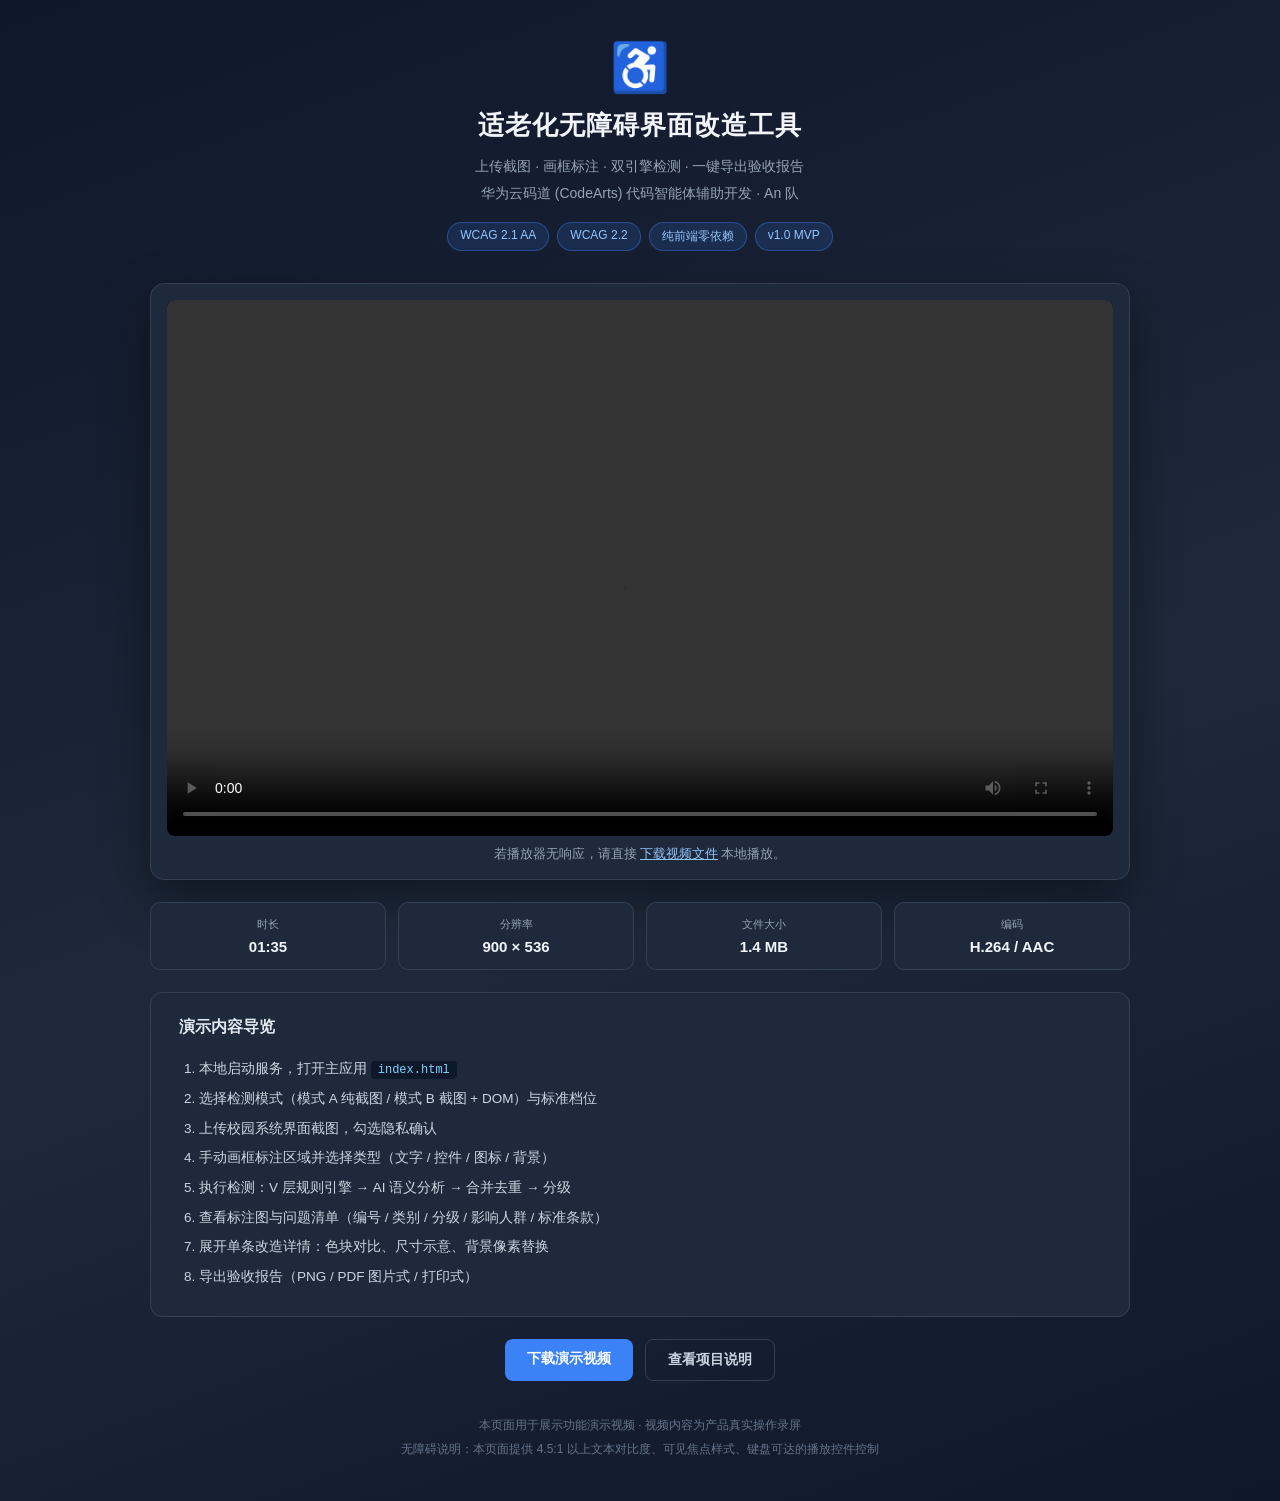
<file: index.html>
<!DOCTYPE html>
<html lang="zh-CN">
<head>
<meta charset="UTF-8">
<meta name="viewport" content="width=device-width, initial-scale=1.0">
<title>功能演示视频 · 适老化无障碍界面改造工具</title>
<style>
  * { margin:0; padding:0; box-sizing:border-box; }
  :root{
    --bg:#0f172a; --card:#1e293b; --line:#334155;
    --text:#f1f5f9; --muted:#94a3b8; --primary:#3b82f6; --accent:#f59e0b;
  }
  body{
    font-family:"Microsoft YaHei","PingFang SC",-apple-system,sans-serif;
    background:linear-gradient(160deg,#0f172a 0%,#1e293b 55%,#0f172a 100%);
    color:var(--text); min-height:100vh; padding:40px 20px;
  }
  .wrap{ max-width:980px; margin:0 auto; }

  .head{ text-align:center; margin-bottom:32px; }
  .head .icon{ font-size:48px; margin-bottom:12px; }
  .head h1{ font-size:26px; font-weight:800; letter-spacing:1px; margin-bottom:10px; }
  .head .sub{ font-size:14px; color:var(--muted); line-height:1.9; }
  .badges{ margin-top:16px; display:flex; gap:8px; justify-content:center; flex-wrap:wrap; }
  .badge{
    font-size:12px; padding:5px 12px; border-radius:20px;
    background:rgba(59,130,246,.15); border:1px solid rgba(59,130,246,.4); color:#93c5fd;
  }

  .player{
    background:var(--card); border:1px solid var(--line); border-radius:14px;
    padding:16px; margin-bottom:22px; box-shadow:0 20px 50px rgba(0,0,0,.4);
  }
  video{ width:100%; border-radius:8px; display:block; background:#000; }
  .video-hint{
    display:none; margin-top:10px; font-size:12.5px; color:var(--muted); text-align:center;
  }
  .video-hint.show{ display:block; }
  .video-hint a{ color:#93c5fd; }

  .meta{
    display:grid; grid-template-columns:repeat(4,1fr); gap:12px; margin-bottom:22px;
  }
  .meta .cell{
    background:var(--card); border:1px solid var(--line); border-radius:10px;
    padding:14px; text-align:center;
  }
  .meta .cell .k{ font-size:11px; color:var(--muted); margin-bottom:6px; }
  .meta .cell .v{ font-size:15px; font-weight:700; }

  .steps{
    background:var(--card); border:1px solid var(--line); border-radius:12px; padding:24px 28px;
  }
  .steps h2{ font-size:16px; margin-bottom:16px; color:#e2e8f0; }
  .steps ol{ margin-left:20px; font-size:13.5px; color:#cbd5e1; line-height:2.2; }
  .steps code{
    background:#0f172a; padding:2px 7px; border-radius:4px;
    font-family:Consolas,monospace; font-size:12px; color:#7dd3fc;
  }

  .actions{ margin-top:22px; display:flex; gap:12px; justify-content:center; flex-wrap:wrap; }
  .btn{
    display:inline-block; padding:11px 22px; border-radius:8px; text-decoration:none;
    font-size:13.5px; font-weight:600; transition:.2s;
  }
  .btn.primary{ background:var(--primary); color:#fff; }
  .btn.primary:hover{ background:#2563eb; }
  .btn.ghost{ background:transparent; color:#cbd5e1; border:1px solid var(--line); }
  .btn.ghost:hover{ border-color:#64748b; color:#fff; }

  .foot{ text-align:center; margin-top:32px; font-size:12px; color:#64748b; line-height:2; }

  @media (max-width:640px){
    .meta{ grid-template-columns:repeat(2,1fr); }
    .head h1{ font-size:20px; }
  }
</style>
</head>
<body>
<div class="wrap">

  <div class="head">
    <div class="icon">♿</div>
    <h1>适老化无障碍界面改造工具</h1>
    <div class="sub">
      上传截图 · 画框标注 · 双引擎检测 · 一键导出验收报告<br>
      华为云码道 (CodeArts) 代码智能体辅助开发 · An 队
    </div>
    <div class="badges">
      <span class="badge">WCAG 2.1 AA</span>
      <span class="badge">WCAG 2.2</span>
      <span class="badge">纯前端零依赖</span>
      <span class="badge">v1.0 MVP</span>
    </div>
  </div>

  <div class="player">
    <video id="demoVideo" controls playsinline preload="auto" width="900" height="536"
           src="video/demo.mp4" type="video/mp4">
      你的浏览器不支持 HTML5 视频播放，请
      <a href="video/demo.mp4" style="color:#93c5fd">点此下载视频</a>。
    </video>
    <div id="videoHint" class="video-hint">
      若播放器无响应，请直接
      <a href="video/demo.mp4" download>下载视频文件</a> 本地播放。
    </div>
  </div>

  <div class="meta">
    <div class="cell"><div class="k">时长</div><div class="v" id="durBadge">01:35</div></div>
    <div class="cell"><div class="k">分辨率</div><div class="v">900 × 536</div></div>
    <div class="cell"><div class="k">文件大小</div><div class="v">1.4 MB</div></div>
    <div class="cell"><div class="k">编码</div><div class="v">H.264 / AAC</div></div>
  </div>

  <div class="steps">
    <h2>演示内容导览</h2>
    <ol>
      <li>本地启动服务，打开主应用 <code>index.html</code></li>
      <li>选择检测模式（模式 A 纯截图 / 模式 B 截图 + DOM）与标准档位</li>
      <li>上传校园系统界面截图，勾选隐私确认</li>
      <li>手动画框标注区域并选择类型（文字 / 控件 / 图标 / 背景）</li>
      <li>执行检测：V 层规则引擎 → AI 语义分析 → 合并去重 → 分级</li>
      <li>查看标注图与问题清单（编号 / 类别 / 分级 / 影响人群 / 标准条款）</li>
      <li>展开单条改造详情：色块对比、尺寸示意、背景像素替换</li>
      <li>导出验收报告（PNG / PDF 图片式 / 打印式）</li>
    </ol>
  </div>

  <div class="actions">
    <a class="btn primary" href="video/demo.mp4" download>下载演示视频</a>
    <a class="btn ghost" href="README.md">查看项目说明</a>
  </div>

  <div class="foot">
    本页面用于展示功能演示视频 · 视频内容为产品真实操作录屏<br>
    无障碍说明：本页面提供 4.5:1 以上文本对比度、可见焦点样式、键盘可达的播放控件控制
  </div>

</div>

<script>
  (function () {
    var v = document.getElementById('demoVideo');
    var hint = document.getElementById('videoHint');
    if (!v) return;

    // Show a clear fallback hint only when the video really cannot load.
    function showHint() { if (hint) hint.classList.add('show'); }

    v.addEventListener('loadedmetadata', function () {
      if (hint) hint.classList.remove('show');
    });
    v.addEventListener('error', showHint);

    // Keep the on-page duration badge in sync with the real file.
    v.addEventListener('loadedmetadata', function () {
      var badge = document.getElementById('durBadge');
      if (badge && isFinite(v.duration)) {
        var m = Math.floor(v.duration / 60);
        var s = Math.floor(v.duration % 60);
        badge.textContent = (m < 10 ? '0' + m : m) + ':' + (s < 10 ? '0' + s : s);
      }
    });

    // If nothing loaded within 12s, surface the download fallback.
    setTimeout(function () {
      if (v.readyState < 2) showHint();
    }, 12000);
  })();
</script>
</body>
</html>
</file>
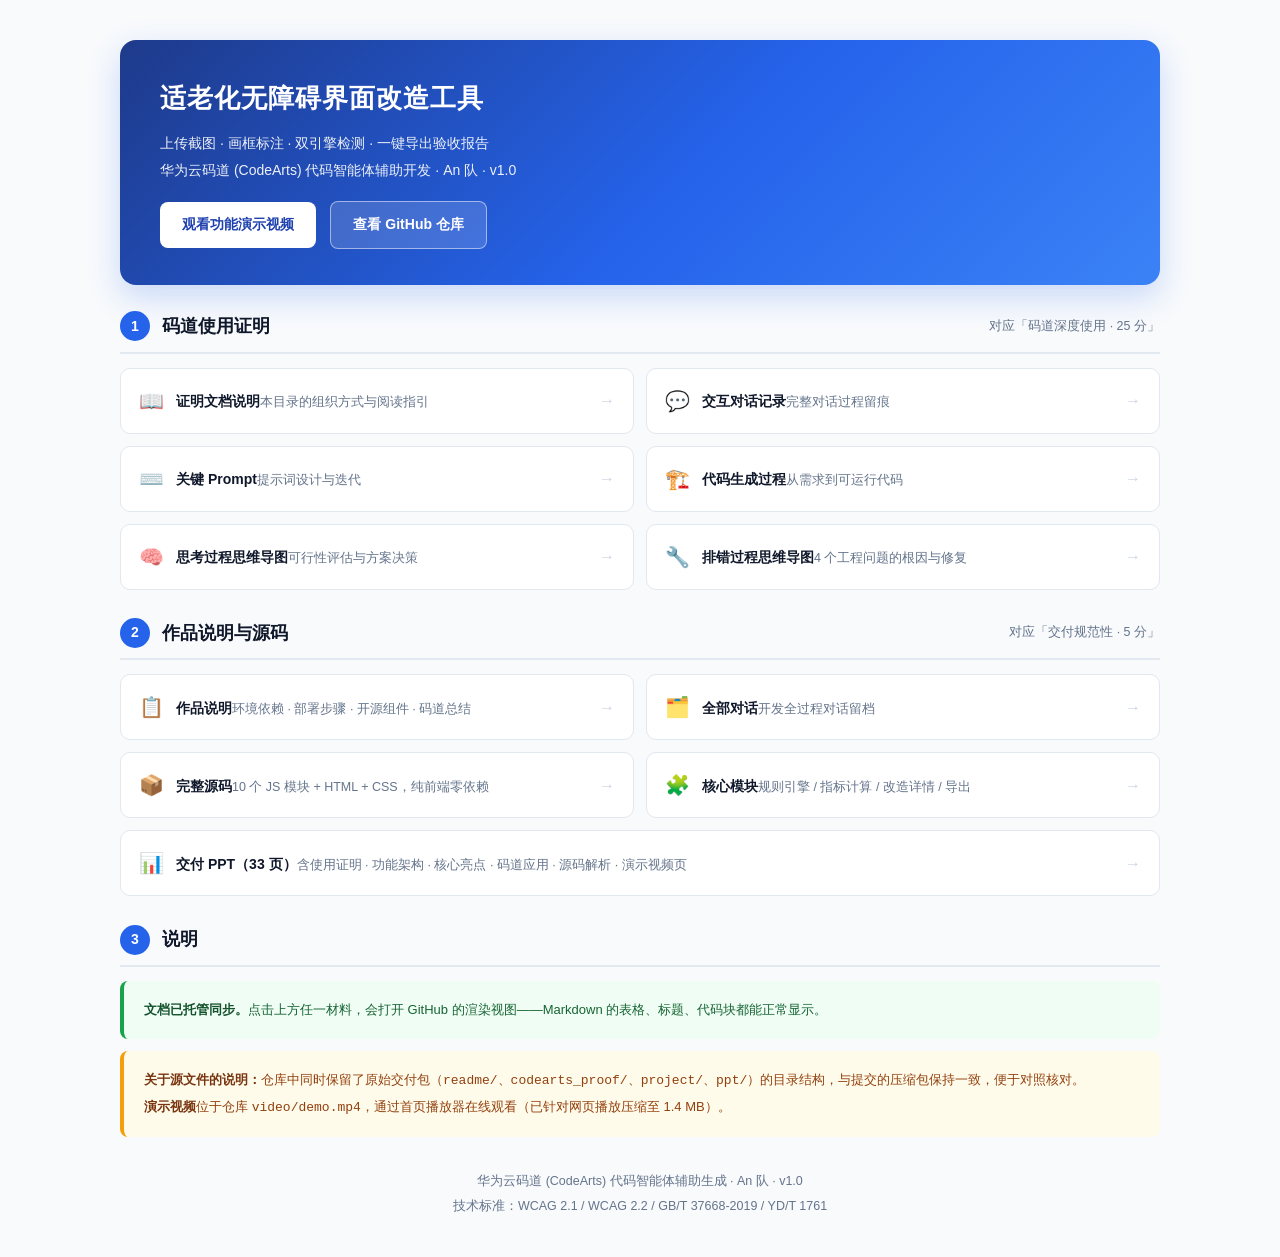
<file: docs/index.html>
<!DOCTYPE html>
<html lang="zh-CN">
<head>
<meta charset="UTF-8">
<meta name="viewport" content="width=device-width, initial-scale=1.0">
<title>参赛材料库 · 适老化无障碍界面改造工具</title>
<style>
  * { margin:0; padding:0; box-sizing:border-box; }
  :root{
    --bg:#f8fafc; --card:#ffffff; --line:#e2e8f0;
    --text:#0f172a; --muted:#64748b; --primary:#2563eb; --tag:#eff6ff;
  }
  body{
    font-family:"Microsoft YaHei","PingFang SC",-apple-system,sans-serif;
    background:var(--bg); color:var(--text); line-height:1.7; padding:40px 20px;
  }
  .wrap{ max-width:1040px; margin:0 auto; }

  .hero{
    background:linear-gradient(135deg,#1e3a8a 0%,#2563eb 55%,#3b82f6 100%);
    color:#fff; border-radius:16px; padding:36px 40px; margin-bottom:26px;
    box-shadow:0 12px 32px rgba(37,99,235,.22);
  }
  .hero h1{ font-size:26px; font-weight:800; letter-spacing:1px; margin-bottom:10px; }
  .hero .sub{ font-size:14px; opacity:.92; line-height:1.9; }
  .hero .cta{
    display:inline-block; margin-top:18px; padding:11px 22px; border-radius:8px;
    background:#fff; color:#1e40af; font-size:14px; font-weight:700; text-decoration:none;
  }
  .hero .cta:hover{ background:#f1f5f9; }
  .hero .cta.secondary{
    background:rgba(255,255,255,.15); color:#fff; margin-left:10px;
    border:1px solid rgba(255,255,255,.5);
  }
  .hero .cta.secondary:hover{ background:rgba(255,255,255,.25); }

  .sec{ margin-bottom:28px; }
  .sec-head{
    display:flex; align-items:center; gap:12px;
    margin-bottom:14px; padding-bottom:10px; border-bottom:2px solid var(--line);
  }
  .sec-head .num{
    display:inline-flex; align-items:center; justify-content:center;
    width:30px; height:30px; border-radius:50%; flex-shrink:0;
    background:var(--primary); color:#fff; font-size:14px; font-weight:700;
  }
  .sec-head h2{ font-size:18px; font-weight:700; }
  .sec-head .hint{ font-size:12.5px; color:var(--muted); margin-left:auto; }

  .grid{ display:grid; grid-template-columns:1fr 1fr; gap:12px; }
  .item{
    display:flex; align-items:center; gap:12px; padding:15px 18px;
    background:var(--card); border:1px solid var(--line); border-radius:10px;
    text-decoration:none; color:inherit; transition:.18s;
  }
  .item:hover{ border-color:#93c5fd; box-shadow:0 4px 14px rgba(37,99,235,.10); transform:translateY(-1px); }
  .item.wide{ grid-column:1 / -1; }
  .item .ico{ font-size:20px; flex-shrink:0; }
  .item .body{ min-width:0; }
  .item .name{ font-size:14px; font-weight:600; margin-bottom:2px; }
  .item .desc{ font-size:12.5px; color:var(--muted); }
  .item .arrow{ margin-left:auto; color:#cbd5e1; font-size:16px; flex-shrink:0; }

  .note{
    background:#fffbeb; border-left:4px solid #f59e0b; border-radius:8px;
    padding:16px 20px; font-size:13px; color:#92400e; line-height:2;
  }
  .note b{ color:#78350f; }
  .note.ok{ background:#f0fdf4; border-left-color:#16a34a; color:#166534; }
  .note.ok b{ color:#14532d; }

  .foot{ text-align:center; margin-top:32px; font-size:12.5px; color:var(--muted); line-height:2; }

  @media (max-width:720px){
    .grid{ grid-template-columns:1fr; }
    .hero{ padding:26px 24px; }
    .hero h1{ font-size:20px; }
  }
</style>
</head>
<body>
<div class="wrap">

  <div class="hero">
    <h1>适老化无障碍界面改造工具</h1>
    <div class="sub">
      上传截图 · 画框标注 · 双引擎检测 · 一键导出验收报告<br>
      华为云码道 (CodeArts) 代码智能体辅助开发 · An 队 · v1.0
    </div>
    <a class="cta" href="../index.html">观看功能演示视频</a>
    <a class="cta secondary" href="https://github.com/An714-design/Elderly-friendly-barrier-free-modification">查看 GitHub 仓库</a>
  </div>

  <div class="sec">
    <div class="sec-head">
      <span class="num">1</span>
      <h2>码道使用证明</h2>
      <span class="hint">对应「码道深度使用 · 25 分」</span>
    </div>
    <div class="grid">
      <a class="item" href="https://github.com/An714-design/Elderly-friendly-barrier-free-modification/blob/main/codearts_proof/README.md">
        <span class="ico">📖</span>
        <span class="body"><span class="name">证明文档说明</span><span class="desc">本目录的组织方式与阅读指引</span></span>
        <span class="arrow">→</span>
      </a>
      <a class="item" href="https://github.com/An714-design/Elderly-friendly-barrier-free-modification/blob/main/codearts_proof/%E4%BA%A4%E4%BA%92%E5%AF%B9%E8%AF%9D%E8%AE%B0%E5%BD%95.md">
        <span class="ico">💬</span>
        <span class="body"><span class="name">交互对话记录</span><span class="desc">完整对话过程留痕</span></span>
        <span class="arrow">→</span>
      </a>
      <a class="item" href="https://github.com/An714-design/Elderly-friendly-barrier-free-modification/blob/main/codearts_proof/%E5%85%B3%E9%94%AEPrompt.md">
        <span class="ico">⌨️</span>
        <span class="body"><span class="name">关键 Prompt</span><span class="desc">提示词设计与迭代</span></span>
        <span class="arrow">→</span>
      </a>
      <a class="item" href="https://github.com/An714-design/Elderly-friendly-barrier-free-modification/blob/main/codearts_proof/%E4%BB%A3%E7%A0%81%E7%94%9F%E6%88%90%E8%BF%87%E7%A8%8B.md">
        <span class="ico">🏗️</span>
        <span class="body"><span class="name">代码生成过程</span><span class="desc">从需求到可运行代码</span></span>
        <span class="arrow">→</span>
      </a>
      <a class="item" href="https://github.com/An714-design/Elderly-friendly-barrier-free-modification/blob/main/codearts_proof/%E6%80%9D%E8%80%83%E8%BF%87%E7%A8%8B%E6%80%9D%E7%BB%B4%E5%AF%BC%E5%9B%BE.md">
        <span class="ico">🧠</span>
        <span class="body"><span class="name">思考过程思维导图</span><span class="desc">可行性评估与方案决策</span></span>
        <span class="arrow">→</span>
      </a>
      <a class="item" href="https://github.com/An714-design/Elderly-friendly-barrier-free-modification/blob/main/codearts_proof/%E6%8E%92%E9%94%99%E8%BF%87%E7%A8%8B%E6%80%9D%E7%BB%B4%E5%AF%BC%E5%9B%BE.md">
        <span class="ico">🔧</span>
        <span class="body"><span class="name">排错过程思维导图</span><span class="desc">4 个工程问题的根因与修复</span></span>
        <span class="arrow">→</span>
      </a>
    </div>
  </div>

  <div class="sec">
    <div class="sec-head">
      <span class="num">2</span>
      <h2>作品说明与源码</h2>
      <span class="hint">对应「交付规范性 · 5 分」</span>
    </div>
    <div class="grid">
      <a class="item" href="https://github.com/An714-design/Elderly-friendly-barrier-free-modification/blob/main/readme/%E4%BD%9C%E5%93%81%E8%AF%B4%E6%98%8E.md">
        <span class="ico">📋</span>
        <span class="body"><span class="name">作品说明</span><span class="desc">环境依赖 · 部署步骤 · 开源组件 · 码道总结</span></span>
        <span class="arrow">→</span>
      </a>
      <a class="item" href="https://github.com/An714-design/Elderly-friendly-barrier-free-modification/blob/main/readme/%E5%85%A8%E9%83%A8%E5%AF%B9%E8%AF%9D.md">
        <span class="ico">🗂️</span>
        <span class="body"><span class="name">全部对话</span><span class="desc">开发全过程对话留档</span></span>
        <span class="arrow">→</span>
      </a>
      <a class="item" href="https://github.com/An714-design/Elderly-friendly-barrier-free-modification/tree/main/project">
        <span class="ico">📦</span>
        <span class="body"><span class="name">完整源码</span><span class="desc">10 个 JS 模块 + HTML + CSS，纯前端零依赖</span></span>
        <span class="arrow">→</span>
      </a>
      <a class="item" href="https://github.com/An714-design/Elderly-friendly-barrier-free-modification/tree/main/project/js">
        <span class="ico">🧩</span>
        <span class="body"><span class="name">核心模块</span><span class="desc">规则引擎 / 指标计算 / 改造详情 / 导出</span></span>
        <span class="arrow">→</span>
      </a>
      <a class="item wide" href="https://github.com/An714-design/Elderly-friendly-barrier-free-modification/tree/main/ppt">
        <span class="ico">📊</span>
        <span class="body"><span class="name">交付 PPT（33 页）</span><span class="desc">含使用证明 · 功能架构 · 核心亮点 · 码道应用 · 源码解析 · 演示视频页</span></span>
        <span class="arrow">→</span>
      </a>
    </div>
  </div>

  <div class="sec">
    <div class="sec-head">
      <span class="num">3</span>
      <h2>说明</h2>
    </div>
    <div class="note ok">
      <b>文档已托管同步。</b>点击上方任一材料，会打开 GitHub 的渲染视图——Markdown 的表格、标题、代码块都能正常显示。
    </div>
    <div class="note" style="margin-top:12px">
      <b>关于源文件的说明：</b>仓库中同时保留了原始交付包（<code>readme/</code>、<code>codearts_proof/</code>、<code>project/</code>、<code>ppt/</code>）的目录结构，与提交的压缩包保持一致，便于对照核对。<br>
      <b>演示视频</b>位于仓库 <code>video/demo.mp4</code>，通过首页播放器在线观看（已针对网页播放压缩至 1.4 MB）。
    </div>
  </div>

  <div class="foot">
    华为云码道 (CodeArts) 代码智能体辅助生成 · An 队 · v1.0<br>
    技术标准：WCAG 2.1 / WCAG 2.2 / GB/T 37668-2019 / YD/T 1761
  </div>

</div>
</body>
</html>
</file>
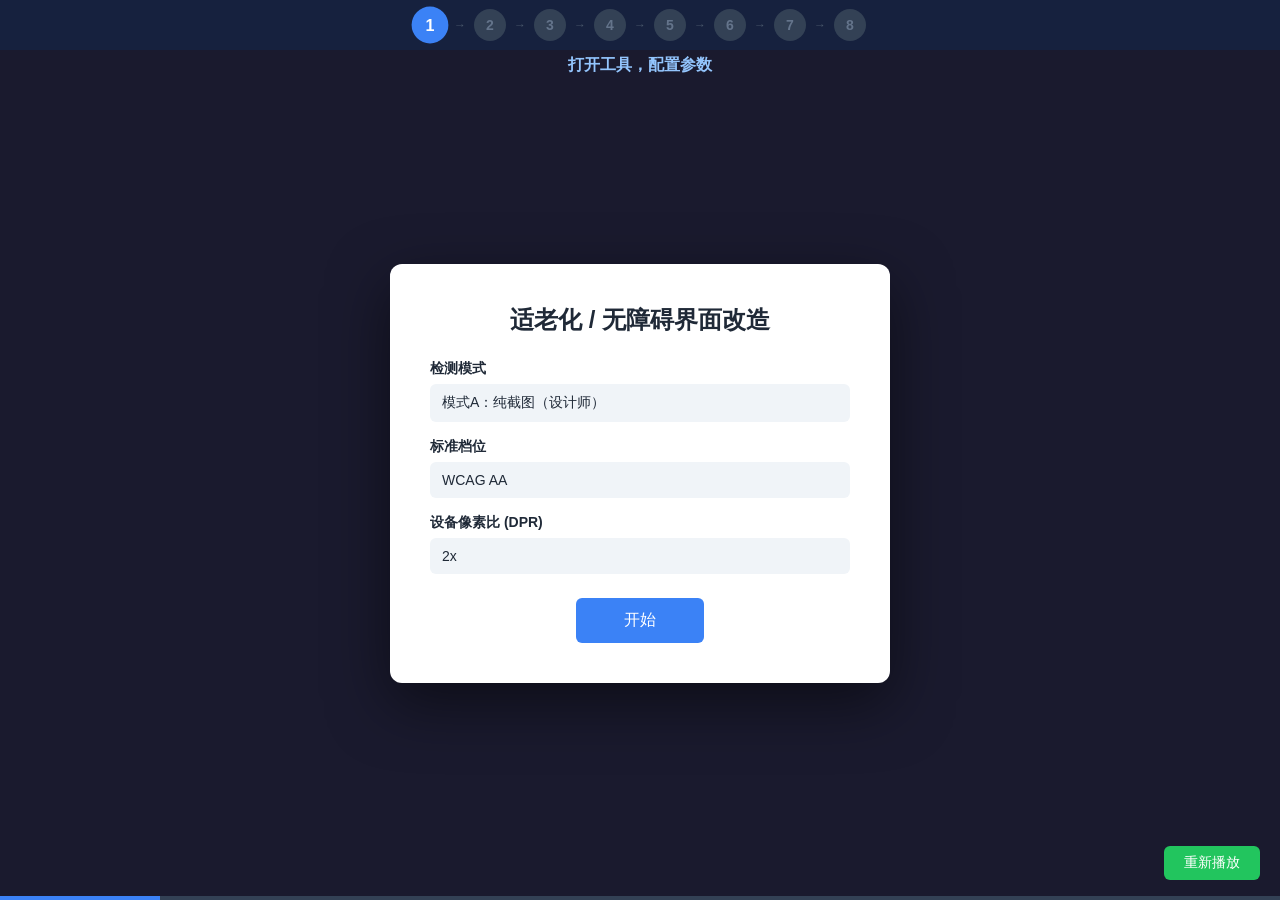
<file: project/demo.html>
<!DOCTYPE html>
<html lang="zh-CN">
<head>
<meta charset="UTF-8">
<title>适老化无障碍改造 - 平台跑通演示</title>
<style>
*{margin:0;padding:0;box-sizing:border-box}
body{font-family:-apple-system,"Microsoft YaHei","PingFang SC",sans-serif;background:#1a1a2e;color:#fff;overflow:hidden}
#demo{width:100vw;height:100vh;position:relative;display:flex;flex-direction:column}

/* 步骤指示器 */
.steps-bar{height:50px;background:#16213e;display:flex;align-items:center;justify-content:center;gap:8px;padding:0 20px}
.step-dot{width:32px;height:32px;border-radius:50%;background:#334155;display:flex;align-items:center;justify-content:center;font-size:14px;font-weight:700;color:#64748b;transition:all .3s}
.step-dot.active{background:#3b82f6;color:#fff;transform:scale(1.15)}
.step-dot.done{background:#22c55e;color:#fff}
.step-arrow{color:#475569;font-size:12px}
.step-label{position:absolute;top:55px;left:50%;transform:translateX(-50%);font-size:16px;color:#93c5fd;font-weight:600;white-space:nowrap}

/* 主舞台 */
.stage{flex:1;position:relative;overflow:hidden;display:flex;align-items:center;justify-content:center}

/* 模拟选课系统界面 */
.mock-campus{width:900px;background:#f5f7fa;border-radius:8px;overflow:hidden;box-shadow:0 20px 60px rgba(0,0,0,.5);position:relative}
.mock-header{background:#2196f3;color:#fff;padding:20px 32px;font-size:22px;font-weight:700}
.mock-notice{padding:12px 32px;color:#666;font-size:14px;background:#fff}
.mock-tabs{display:flex;padding:0 32px;border-bottom:2px solid #e8e8e8}
.mock-tab{padding:12px 32px;font-size:15px;cursor:pointer}
.mock-tab.active{background:#2196f3;color:#fff;border-radius:4px 4px 0 0}
.mock-tab.inactive{color:#bbb;background:transparent}
.mock-table{width:100%;border-collapse:collapse;margin:16px 0}
.mock-table th{background:#f5f7fa;color:#bbb;padding:16px 32px;text-align:left;font-size:14px;font-weight:600}
.mock-table td{padding:16px 32px;color:#333;font-size:14px;border-bottom:1px solid #f0f4f8}
.mock-table tr:nth-child(even) td{background:#f0f4f8}
.mock-status-dot{display:inline-block;width:8px;height:8px;border-radius:50%}
.mock-btn{display:inline-block;padding:12px 48px;background:#b0b8c4;color:#fff;border:none;border-radius:4px;font-size:16px;margin:24px 32px}

/* 标注框动画 */
.annotate-box{position:absolute;border:3px solid #dc2626;border-radius:2px;opacity:0;transition:opacity .4s}
.annotate-box.show{opacity:1}
.annotate-box.soft{border-style:dashed;border-color:#f59e0b}
.annotate-label{position:absolute;top:-22px;left:0;background:#dc2626;color:#fff;padding:2px 8px;font-size:13px;font-weight:700;border-radius:3px;white-space:nowrap}
.annotate-box.soft .annotate-label{background:#f59e0b}

/* 检测结果面板 */
.result-panel{position:absolute;right:20px;top:20px;width:380px;max-height:calc(100% - 40px);background:#fff;border-radius:8px;box-shadow:0 8px 32px rgba(0,0,0,.3);overflow-y:auto;transform:translateX(420px);transition:transform .5s;color:#1f2937}
.result-panel.show{transform:translateX(0)}
.result-panel h3{padding:16px;border-bottom:1px solid #e5e7eb;font-size:16px}
.issue-card{padding:14px 16px;border-bottom:1px solid #f3f4f6;cursor:pointer}
.issue-card:hover{background:#eff6ff}
.issue-card.highlight{background:#eff6ff;border-left:3px solid #3b82f6}
.issue-card-head{display:flex;align-items:center;gap:8px;margin-bottom:6px}
.issue-id{font-weight:700;font-size:13px;color:#6b7280}
.issue-cat{font-weight:600;font-size:14px}
.issue-badge{padding:2px 8px;border-radius:10px;font-size:11px;font-weight:600}
.issue-badge.hard{background:#fee2e2;color:#dc2626}
.issue-badge.soft{background:#fef3c7;color:#92400e}
.issue-sev{padding:2px 8px;border-radius:10px;font-size:11px}
.issue-sev.high{background:#fee2e2;color:#dc2626}
.issue-sev.medium{background:#fef3c7;color:#92400e}
.issue-desc{font-size:13px;color:#6b7280}
.issue-std{font-size:12px;color:#9ca3af;margin-top:4px}

/* 改造详情卡片 */
.fix-panel{position:absolute;bottom:20px;left:50%;transform:translateX(-50%) translateY(120%);width:600px;background:#fff;border-radius:8px;box-shadow:0 8px 32px rgba(0,0,0,.3);padding:20px;transition:transform .5s;color:#1f2937}
.fix-panel.show{transform:translateX(-50%) translateY(0)}
.fix-panel h4{font-size:16px;margin-bottom:12px}
.fix-compare{display:flex;gap:32px;align-items:center;justify-content:center}
.fix-side{text-align:center}
.fix-side h5{font-size:13px;margin-bottom:8px;color:#6b7280}
.fix-block{display:inline-block;width:140px;height:70px;border-radius:6px;border:1px solid #e5e7eb;line-height:70px;font-size:16px;font-weight:700}
.fix-ratio{margin-top:8px;font-size:14px;font-weight:600}
.fix-ratio.pass{color:#16a34a}
.fix-ratio.fail{color:#dc2626}
.fix-arrow{font-size:28px;color:#9ca3af}

/* 设置面板 */
.setup-panel{background:#fff;border-radius:12px;padding:40px;width:500px;color:#1f2937;box-shadow:0 20px 60px rgba(0,0,0,.5)}
.setup-panel h2{font-size:24px;margin-bottom:24px;text-align:center}
.setup-row{margin-bottom:16px}
.setup-row label{display:block;font-size:14px;font-weight:600;margin-bottom:6px}
.setup-row select{width:100%;padding:10px 12px;border:1px solid #e5e7eb;border-radius:6px;font-size:14px}
.setup-row .val{padding:10px 12px;background:#f0f4f8;border-radius:6px;font-size:14px}

/* 上传区域 */
.upload-zone{width:500px;height:300px;border:3px dashed #64748b;border-radius:12px;display:flex;align-items:center;justify-content:center;flex-direction:column;gap:12px;color:#94a3b8}
.upload-zone.active{border-color:#3b82f6;background:rgba(59,130,246,.05)}
.upload-icon{font-size:48px}
.upload-text{font-size:18px}

/* 隐私勾选 */
.privacy{margin-top:16px;display:flex;align-items:center;gap:8px;font-size:14px;color:#cbd5e1}
.privacy input{width:18px;height:18px}

/* 底部进度 */
.progress-bar{height:4px;background:#334155;position:relative}
.progress-fill{height:100%;background:#3b82f6;width:0%;transition:width .3s}

/* 控制按钮 */
.controls{position:absolute;bottom:20px;right:20px;display:flex;gap:8px;z-index:100}
.controls button{padding:8px 20px;border:none;border-radius:6px;font-size:14px;cursor:pointer;background:#3b82f6;color:#fff}
.controls button:hover{background:#2563eb}
.controls button.replay{background:#22c55e}

/* Badcase列表 */
.badcase-list{position:absolute;left:20px;top:20px;width:280px;background:#fff;border-radius:8px;box-shadow:0 8px 32px rgba(0,0,0,.3);overflow:hidden;color:#1f2937;transform:translateX(-300px);transition:transform .5s}
.badcase-list.show{transform:translateX(0)}
.badcase-list h3{padding:16px;border-bottom:1px solid #e5e7eb;font-size:15px}
.bc-item{padding:12px 16px;border-bottom:1px solid #f3f4f6;font-size:13px;cursor:pointer}
.bc-item:hover{background:#eff6ff}
.bc-item.active{background:#dbeafe;border-left:3px solid #3b82f6}
.bc-item .bc-name{font-weight:600;margin-bottom:4px}
.bc-item .bc-issues{color:#6b7280;font-size:12px}

/* 动画辅助 */
.fade-in{animation:fadeIn .5s ease}
@keyframes fadeIn{from{opacity:0}to{opacity:1}}
.pulse{animation:pulse 1s infinite}
@keyframes pulse{0%,100%{transform:scale(1)}50%{transform:scale(1.05)}}
.typing{overflow:hidden;white-space:nowrap;animation:typing 1s steps(20)}
</style>
</head>
<body>
<div id="demo">
  <div class="steps-bar" id="stepsBar"></div>
  <div class="step-label" id="stepLabel"></div>
  <div class="stage" id="stage"></div>
  <div class="progress-bar"><div class="progress-fill" id="progressFill"></div></div>
  <div class="controls">
    <button class="replay" onclick="startDemo()">重新播放</button>
  </div>
</div>

<script>
var steps = [
  {num:1, label:"打开工具，配置参数"},
  {num:2, label:"上传校园系统截图"},
  {num:3, label:"勾选隐私确认"},
  {num:4, label:"手动画框标注区域"},
  {num:5, label:"双引擎分析：规则引擎 + AI"},
  {num:6, label:"查看标注图 + 问题清单"},
  {num:7, label:"查看改造详情（色块对比）"},
  {num:8, label:"导出验收报告"},
];

var badcases = [
  {name:"教务选课系统", issues:"表头对比度1.3:1 / Tab文字2.85:1", fg:"#bbbbbb", bg:"#f5f7fa", ratio:"1.32:1"},
  {name:"食堂点餐App", issues:"商品描述1.87:1 / 价格2.5:1", fg:"#bdbdbd", bg:"#ffffff", ratio:"1.87:1"},
  {name:"社团活动报名", issues:"描述文字1.87:1 / 时间2.85:1", fg:"#bdbdbd", bg:"#ffffff", ratio:"1.87:1"},
  {name:"宿舍报修表单", issues:"占位符1.37:1 / 标签4.43:1", fg:"#d1d5db", bg:"#ffffff", ratio:"1.37:1"},
  {name:"课程作业平台", issues:"描述文字2.85:1 / 进度条不足", fg:"#9e9e9e", bg:"#f8f9fa", ratio:"2.85:1"},
  {name:"校园二手交易", issues:"聊天按钮1.37:1 / 触控24px不足", fg:"#d1d5db", bg:"#ffffff", ratio:"1.37:1"},
  {name:"图书馆座位预约", issues:"提示文字2.85:1 / 色盲不友好", fg:"#9ca3af", bg:"#ffffff", ratio:"2.85:1"},
  {name:"校园卡App", issues:"交易时间2.85:1 / Tab未激活2.85:1", fg:"#9ca3af", bg:"#ffffff", ratio:"2.85:1"},
  {name:"图书馆馆藏查询", issues:"作者文字2.85:1 / 占位符不足", fg:"#9ca3af", bg:"#ffffff", ratio:"2.85:1"},
  {name:"校园地图App", issues:"未激活Tab1.87:1 / 标记色盲不友好", fg:"#bdbdbd", bg:"#ffffff", ratio:"1.87:1"},
  {name:"老旧教务系统", issues:"导航文字3.5:1 / 必填提示仅用红色", fg:"#666666", bg:"#e8e8e8", ratio:"3.48:1"},
];

var issues = [
  {id:"I01", cat:"对比度-正文", level:"hard", sev:"高", desc:"表头文字对比度 1.32:1，低于 AA 要求 4.5:1", std:"WCAG 2.1 SC 1.4.3 (AA: 4.5:1)", fg:"#bbbbbb", bg:"#f5f7fa", ratio:"1.32", newFg:"#333333", newRatio:"12.63"},
  {id:"I02", cat:"对比度-正文", level:"hard", sev:"高", desc:"未激活Tab文字对比度 2.85:1，低于 AA 要求 4.5:1", std:"WCAG 2.1 SC 1.4.3 (AA: 4.5:1)", fg:"#999999", bg:"#ffffff", ratio:"2.85", newFg:"#333333", newRatio:"12.63"},
  {id:"I03", cat:"触摸目标尺寸(AA)", level:"hard", sev:"中", desc:"触摸目标尺寸 20×20 CSS px，低于 AA 要求 24×24", std:"WCAG 2.2 SC 2.5.8 (AA)", fg:"", bg:"", ratio:"", isSize:true},
  {id:"I04", cat:"对比度-正文", level:"soft", sev:"中", desc:"副标题对比度 5.37:1，AA通过但建议提升至7:1", std:"WCAG 2.1 SC 1.4.3 (AAA: 7:1)", fg:"#666666", bg:"#f6f8fa", ratio:"5.37", newFg:"#333333", newRatio:"9.01"},
];

function renderStepsBar(current) {
  var bar = document.getElementById("stepsBar");
  bar.innerHTML = "";
  for (var i = 0; i < steps.length; i++) {
    var dot = document.createElement("div");
    dot.className = "step-dot";
    if (i + 1 < current) dot.classList.add("done");
    if (i + 1 === current) dot.classList.add("active");
    dot.textContent = i + 1;
    bar.appendChild(dot);
    if (i < steps.length - 1) {
      var arrow = document.createElement("span");
      arrow.className = "step-arrow";
      arrow.textContent = "→";
      bar.appendChild(arrow);
    }
  }
  document.getElementById("stepLabel").textContent = current <= steps.length ? steps[current - 1].label : "";
  document.getElementById("progressFill").style.width = (current / steps.length * 100) + "%";
}

function sleep(ms) { return new Promise(function(r){setTimeout(r,ms)}); }

async function startDemo() {
  var stage = document.getElementById("stage");
  for (var i = 1; i <= steps.length; i++) {
    renderStepsBar(i);
    await runStep(i, stage);
    await sleep(800);
  }
  renderStepsBar(steps.length + 1);
  document.getElementById("stepLabel").textContent = "演示完成！共检测 4 个问题，3 个硬性项 + 1 个提示项";
}

async function runStep(step, stage) {
  switch(step) {
    case 1: await step1Setup(stage); break;
    case 2: await step2Upload(stage); break;
    case 3: await step3Privacy(stage); break;
    case 4: await step4Annotate(stage); break;
    case 5: await step5Analyze(stage); break;
    case 6: await step6Results(stage); break;
    case 7: await step7Fix(stage); break;
    case 8: await step8Export(stage); break;
  }
}

async function step1Setup(stage) {
  stage.innerHTML = '<div class="setup-panel fade-in">' +
    '<h2>适老化 / 无障碍界面改造</h2>' +
    '<div class="setup-row"><label>检测模式</label><div class="val">模式A：纯截图（设计师）</div></div>' +
    '<div class="setup-row"><label>标准档位</label><div class="val">WCAG AA</div></div>' +
    '<div class="setup-row"><label>设备像素比 (DPR)</label><div class="val">2x</div></div>' +
    '<div style="margin-top:24px;text-align:center"><div style="display:inline-block;padding:12px 48px;background:#3b82f6;color:#fff;border-radius:6px;font-size:16px" class="pulse">开始</div></div>' +
    '</div>';
  await sleep(2000);
}

async function step2Upload(stage) {
  stage.innerHTML = '<div class="fade-in" style="display:flex;flex-direction:column;align-items:center;gap:20px">' +
    '<div class="upload-zone active">' +
      '<div class="upload-icon">📸</div>' +
      '<div class="upload-text">拖拽图片到此处 或 粘贴截图</div>' +
      '<div style="font-size:13px;color:#64748b">支持 PNG / JPG</div>' +
    '</div></div>';
  await sleep(1500);
  stage.innerHTML = "";
  await renderMockCampus(stage);
  await sleep(1000);
}

async function renderMockCampus(stage) {
  var div = document.createElement("div");
  div.className = "mock-campus fade-in";
  div.id = "mockCampus";
  div.innerHTML =
    '<div class="mock-header">2026春季学期网上选课</div>' +
    '<div class="mock-notice">请于10月20日前完成选课</div>' +
    '<div class="mock-tabs">' +
      '<div class="mock-tab active">专业课</div>' +
      '<div class="mock-tab inactive">公共课</div>' +
      '<div class="mock-tab inactive">体育课</div>' +
    '</div>' +
    '<table class="mock-table">' +
      '<thead><tr><th>课程名称</th><th>授课教师</th><th>学分</th><th>状态</th></tr></thead>' +
      '<tbody>' +
        '<tr><td>高等数学（上）</td><td>张伟</td><td>4.0</td><td><span class="mock-status-dot" style="background:#4caf50"></span></td></tr>' +
        '<tr><td>大学英语（I）</td><td>李娜</td><td>3.0</td><td><span class="mock-status-dot" style="background:#4caf50"></span></td></tr>' +
        '<tr><td>计算机基础</td><td>王磊</td><td>2.5</td><td><span class="mock-status-dot" style="background:#f44336"></span></td></tr>' +
        '<tr><td>思想道德与法治</td><td>陈芳</td><td>2.0</td><td><span class="mock-status-dot" style="background:#4caf50"></span></td></tr>' +
      '</tbody>' +
    '</table>' +
    '<div style="text-align:center"><button class="mock-btn">确认选课</button></div>';
  stage.appendChild(div);
}

async function step3Privacy(stage) {
  var privacy = document.createElement("div");
  privacy.className = "fade-in";
  privacy.style.cssText = "position:absolute;bottom:40px;left:50%;transform:translateX(-50%);background:#fff;color:#1f2937;padding:16px 24px;border-radius:8px;box-shadow:0 4px 16px rgba(0,0,0,.2)";
  privacy.innerHTML = '✅ 已确认截图中无敏感个人信息（学号/姓名/身份证等）';
  stage.appendChild(privacy);
  await sleep(1500);
  privacy.remove();
}

async function step4Annotate(stage) {
  var mock = document.getElementById("mockCampus");
  if (!mock) return;
  var rect = mock.getBoundingClientRect();
  var stageRect = stage.getBoundingClientRect();
  var offsetX = rect.left - stageRect.left;
  var offsetY = rect.top - stageRect.top;

  var boxes = [
    {x: offsetX + 32, y: offsetY + 140, w: 120, h: 28, label:"R01 文字", soft:false},
    {x: offsetX + 120, y: offsetY + 108, w: 80, h: 28, label:"R02 文字", soft:false},
    {x: offsetX + 120, y: offsetY + 108, w: 80, h: 28, label:"R03 控件", soft:false, isControl:true},
    {x: offsetX + 32, y: offsetY + 80, w: 200, h: 20, label:"R04 文字", soft:true},
  ];

  for (var i = 0; i < boxes.length; i++) {
    var b = boxes[i];
    var box = document.createElement("div");
    box.className = "annotate-box";
    if (b.soft) box.classList.add("soft");
    box.style.left = b.x + "px";
    box.style.top = b.y + "px";
    box.style.width = b.w + "px";
    box.style.height = b.h + "px";
    box.innerHTML = '<div class="annotate-label">' + b.label + '</div>';
    stage.appendChild(box);
    await sleep(50);
    box.classList.add("show");
    await sleep(600);
  }
  await sleep(500);
}

async function step5Analyze(stage) {
  var loading = document.createElement("div");
  loading.className = "fade-in";
  loading.style.cssText = "position:absolute;top:50%;left:50%;transform:translate(-50%,-50%);background:rgba(0,0,0,.8);color:#fff;padding:24px 40px;border-radius:12px;font-size:18px;z-index:50";
  loading.innerHTML = '<div style="display:flex;align-items:center;gap:12px"><div class="pulse" style="width:20px;height:20px;background:#3b82f6;border-radius:50%"></div> 双引擎分析中：规则引擎 + AI 语义判断...</div>';
  stage.appendChild(loading);
  await sleep(2500);
  loading.remove();
}

async function step6Results(stage) {
  var panel = document.createElement("div");
  panel.className = "result-panel";
  panel.id = "resultPanel";
  var html = '<h3>问题清单（4条）</h3>';
  for (var i = 0; i < issues.length; i++) {
    var iss = issues[i];
    html += '<div class="issue-card" onclick="showFix(' + i + ')">' +
      '<div class="issue-card-head">' +
        '<span class="issue-id">' + iss.id + '</span>' +
        '<span class="issue-cat">' + iss.cat + '</span>' +
        '<span class="issue-badge ' + iss.level + '">' + (iss.level === "hard" ? "硬性" : "提示") + '</span>' +
        '<span class="issue-sev ' + iss.sev + '">' + iss.sev + '</span>' +
      '</div>' +
      '<div class="issue-desc">' + iss.desc + '</div>' +
      '<div class="issue-std">标准：' + iss.std + '</div>' +
    '</div>';
  }
  panel.innerHTML = html;
  stage.appendChild(panel);
  await sleep(100);
  panel.classList.add("show");
  await sleep(1000);

  var bcList = document.createElement("div");
  bcList.className = "badcase-list";
  bcList.id = "bcList";
  var bcHtml = '<h3>Badcase 覆盖（11个系统）</h3>';
  for (var j = 0; j < badcases.length; j++) {
    var bc = badcases[j];
    bcHtml += '<div class="bc-item' + (j === 0 ? " active" : "") + '">' +
      '<div class="bc-name">' + bc.name + '</div>' +
      '<div class="bc-issues">' + bc.issues + '</div>' +
    '</div>';
  }
  bcList.innerHTML = bcHtml;
  stage.appendChild(bcList);
  await sleep(100);
  bcList.classList.add("show");
  await sleep(1000);
}

function showFix(idx) {
  var iss = issues[idx];
  var stage = document.getElementById("stage");
  var existing = document.getElementById("fixPanel");
  if (existing) existing.remove();

  var panel = document.createElement("div");
  panel.className = "fix-panel";
  panel.id = "fixPanel";

  if (iss.isSize) {
    panel.innerHTML = '<h4>' + iss.id + ' 改造详情：触摸目标尺寸</h4>' +
      '<div class="fix-compare">' +
        '<div class="fix-side"><h5>改造前</h5>' +
          '<div style="display:inline-flex;align-items:center;justify-content:center;width:40px;height:40px;background:#e5e7eb;border:1px solid #6b7280;border-radius:4px;font-size:12px;color:#333">Tab</div>' +
          '<div class="fix-ratio fail">20×20 ❌</div></div>' +
        '<div class="fix-arrow">→</div>' +
        '<div class="fix-side"><h5>改造后</h5>' +
          '<div style="display:inline-flex;align-items:center;justify-content:center;width:48px;height:48px;background:#dbeafe;border:1px solid #3b82f6;border-radius:4px;font-size:14px;color:#333">Tab</div>' +
          '<div class="fix-ratio pass">24×24 ✅</div></div>' +
      '</div>';
  } else {
    panel.innerHTML = '<h4>' + iss.id + ' 改造详情：对比度-正文</h4>' +
      '<div class="fix-compare">' +
        '<div class="fix-side"><h5>改造前</h5>' +
          '<div class="fix-block" style="background:' + iss.bg + ';color:' + iss.fg + ';">Aa 文字</div>' +
          '<div class="fix-ratio fail">对比度 ' + iss.ratio + ':1 ❌</div></div>' +
        '<div class="fix-arrow">→</div>' +
        '<div class="fix-side"><h5>改造后</h5>' +
          '<div class="fix-block" style="background:' + iss.bg + ';color:' + iss.newFg + ';">Aa 文字</div>' +
          '<div class="fix-ratio pass">对比度 ' + iss.newRatio + ':1 ✅</div></div>' +
      '</div>';
  }
  stage.appendChild(panel);
  setTimeout(function() { panel.classList.add("show"); }, 50);
}

async function step7Fix(stage) {
  showFix(0);
  await sleep(2500);
  var cards = document.querySelectorAll(".issue-card");
  if (cards[1]) {
    cards.forEach(function(c){c.classList.remove("highlight")});
    cards[1].classList.add("highlight");
    showFix(1);
  }
  await sleep(2500);
}

async function step8Export(stage) {
  var fixP = document.getElementById("fixPanel");
  if (fixP) fixP.classList.remove("show");

  var exportDiv = document.createElement("div");
  exportDiv.className = "fade-in";
  exportDiv.style.cssText = "position:absolute;top:50%;left:50%;transform:translate(-50%,-50%);background:#fff;color:#1f2937;padding:32px 48px;border-radius:12px;box-shadow:0 8px 32px rgba(0,0,0,.3);text-align:center;z-index:60";
  exportDiv.innerHTML =
    '<h2 style="margin-bottom:16px">✅ 验收报告已生成</h2>' +
    '<div style="display:flex;gap:16px;justify-content:center;margin-bottom:16px">' +
      '<div style="text-align:center"><div style="font-size:36px;font-weight:700;color:#dc2626">3</div><div style="font-size:13px;color:#6b7280">硬性项</div></div>' +
      '<div style="text-align:center"><div style="font-size:36px;font-weight:700;color:#f59e0b">1</div><div style="font-size:13px;color:#6b7280">提示项</div></div>' +
      '<div style="text-align:center"><div style="font-size:36px;font-weight:700;color:#16a34a">11</div><div style="font-size:13px;color:#6b7280">Badcase覆盖</div></div>' +
    '</div>' +
    '<div style="display:flex;gap:12px;justify-content:center">' +
      '<div style="padding:10px 24px;background:#3b82f6;color:#fff;border-radius:6px">📄 导出 PNG</div>' +
      '<div style="padding:10px 24px;background:#22c55e;color:#fff;border-radius:6px">📑 导出 PDF</div>' +
    '</div>' +
    '<div style="margin-top:16px;font-size:12px;color:#9ca3af">本报告为辅助自检，非第三方合规验收</div>';
  stage.appendChild(exportDiv);
  await sleep(3000);
}

startDemo();
</script>
</body>
</html>
</file>
